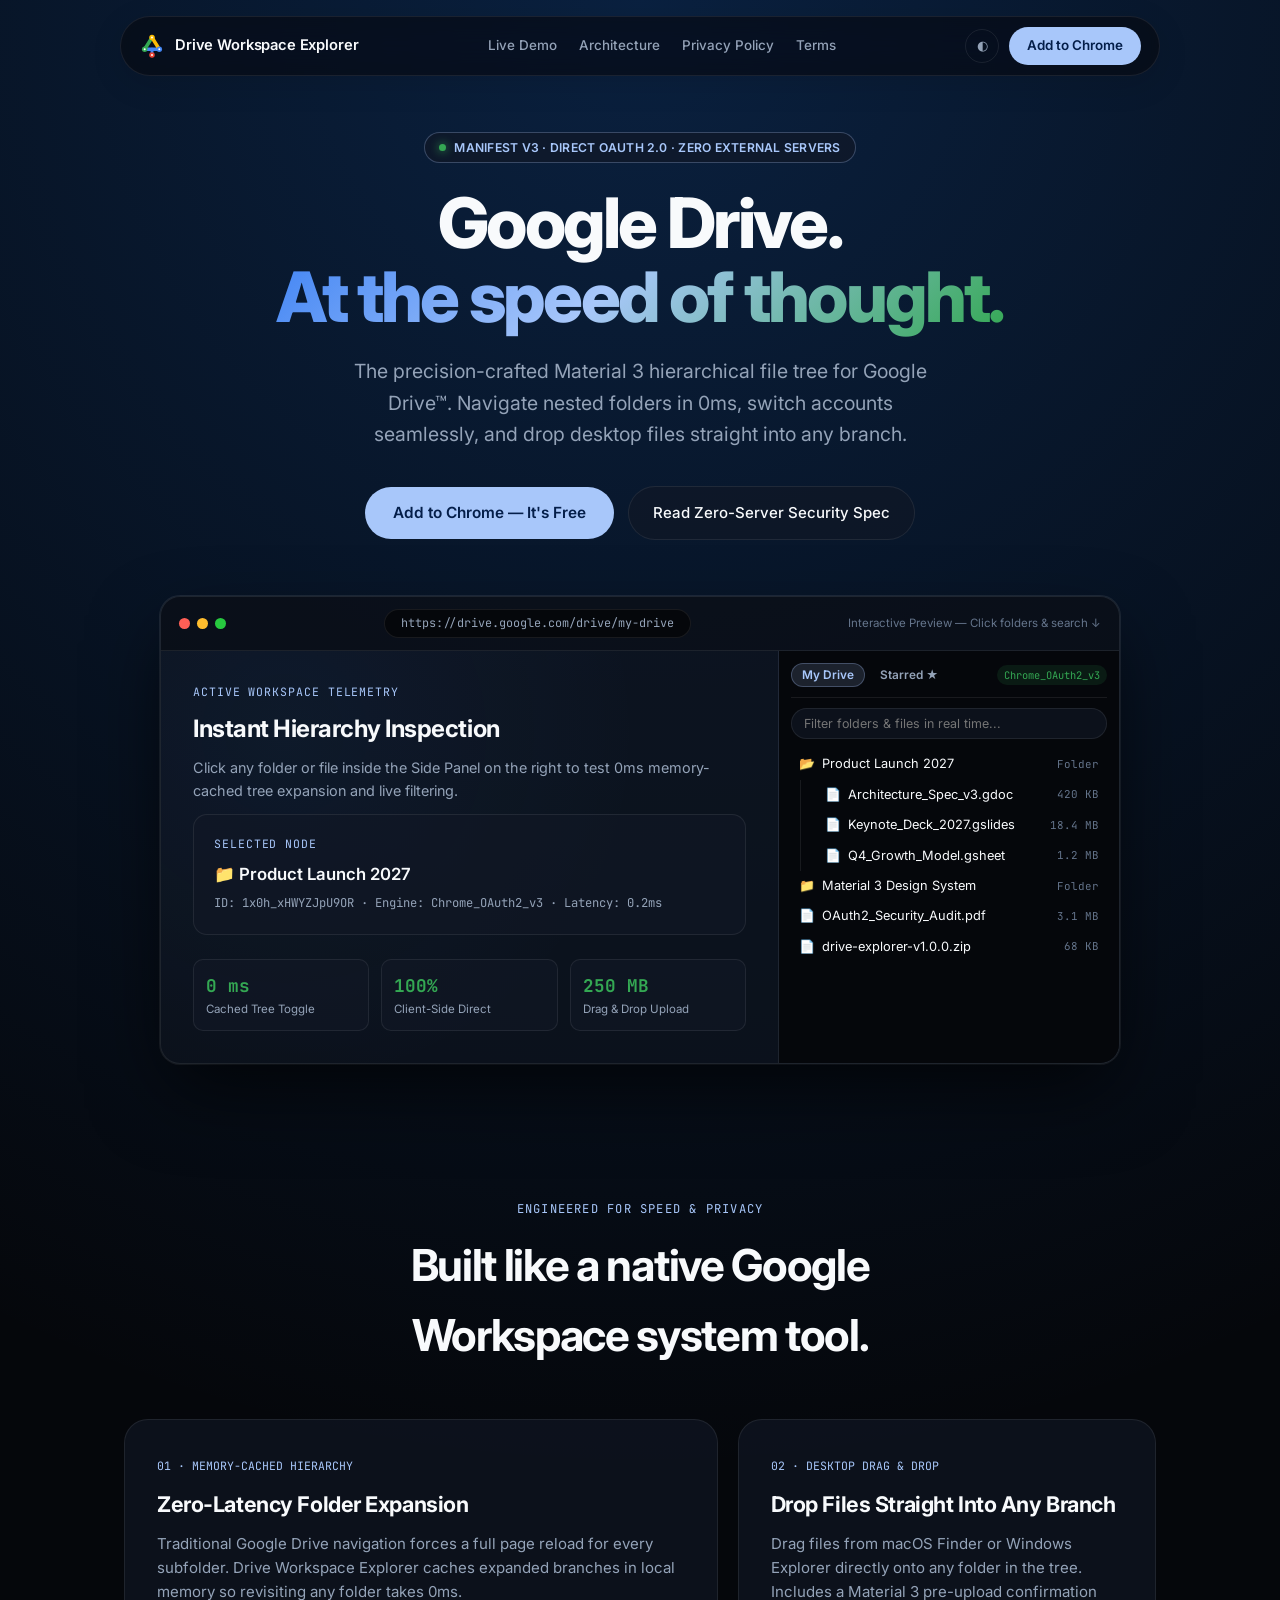
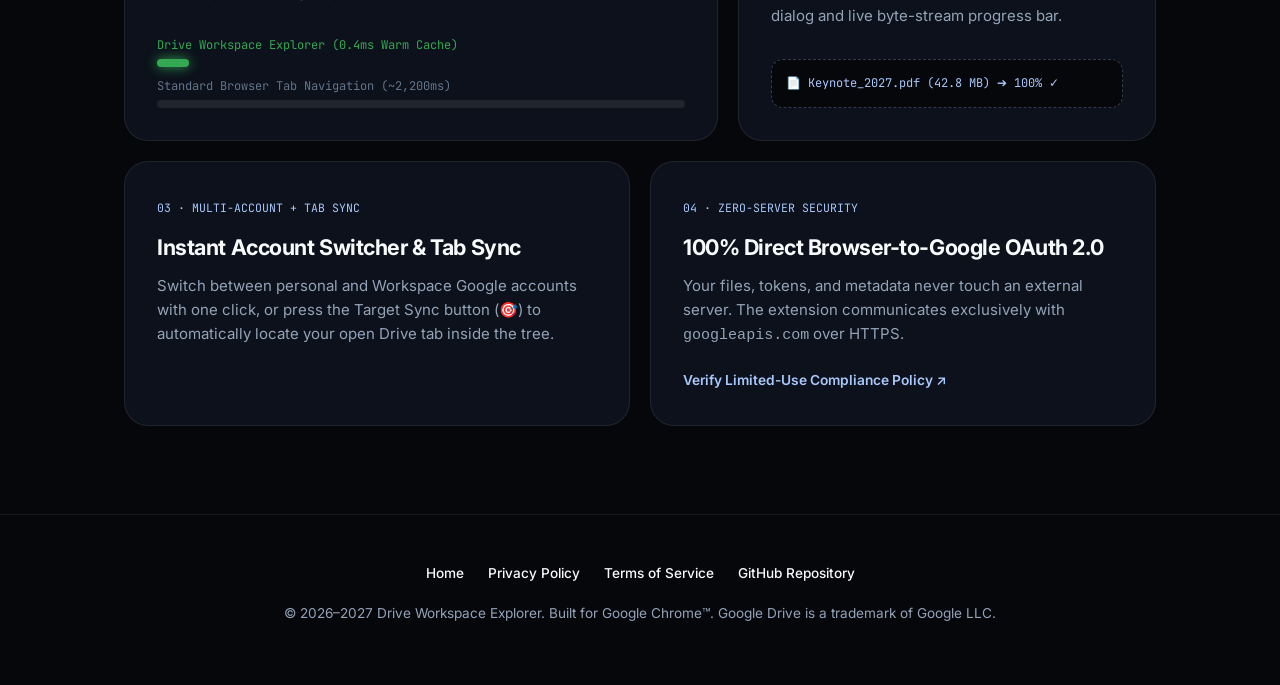
<file: index.html>
<!DOCTYPE html>
<html lang="en" dir="ltr" data-theme="dark">
<head>
  <meta charset="utf-8">
  <meta name="google-site-verification" content="s21hmvfjVLovzTx5qyx1NqiyI9qSPhha9zhET9QXvDc" />
  <meta name="viewport" content="width=device-width, initial-scale=1">
  <title>Drive Workspace Explorer — The 2027 Hierarchical Engine for Google Drive™</title>
  <meta name="description" content="Experience Google Drive at 0ms. A precision-engineered Material 3 folder tree inside Chrome's native Side Panel. Direct OAuth 2.0, zero external servers.">

  <!-- Open Graph / Social Preview -->
  <meta property="og:title" content="Drive Workspace Explorer — Hierarchical File Tree">
  <meta property="og:description" content="Navigate folders in 0ms, deep-search your workspace, and drag-and-drop desktop files directly into any Google Drive folder.">
  <meta property="og:type" content="website">
  <meta property="og:url" content="https://yehielhamou.github.io/drive-workspace-explorer/">

  <link rel="preconnect" href="https://fonts.googleapis.com">
  <link rel="preconnect" href="https://fonts.gstatic.com" crossorigin>
  <link href="https://fonts.googleapis.com/css2?family=Inter:wght@400;500;600;700;800&family=JetBrains+Mono:wght@400;500;600&display=swap" rel="stylesheet">
  <link rel="stylesheet" href="./landing.css">
</head>
<body>

  <!-- Floating Glass Navigation -->
  <div class="nav-wrapper">
    <nav class="glass-nav" aria-label="Primary Navigation">
      <a href="./" class="brand-link">
        <svg width="26" height="26" viewBox="0 0 128 128" fill="none" aria-hidden="true">
          <line x1="64" y1="80" x2="64" y2="108" stroke="#4285F4" stroke-width="14" stroke-linecap="round"/>
          <line x1="28" y1="80" x2="100" y2="80" stroke="#4285F4" stroke-width="17" stroke-linecap="round"/>
          <line x1="64" y1="22" x2="28" y2="80" stroke="#34A853" stroke-width="17" stroke-linecap="round"/>
          <line x1="64" y1="22" x2="100" y2="80" stroke="#FBBC04" stroke-width="17" stroke-linecap="round"/>
          <circle cx="64" cy="22" r="13.5" fill="#FBBC04"/><circle cx="64" cy="22" r="5" fill="#fff"/>
          <circle cx="28" cy="80" r="13.5" fill="#34A853"/><circle cx="28" cy="80" r="5" fill="#fff"/>
          <circle cx="100" cy="80" r="13.5" fill="#4285F4"/><circle cx="100" cy="80" r="5" fill="#fff"/>
          <circle cx="64" cy="108" r="13.5" fill="#EA4335"/><circle cx="64" cy="108" r="5" fill="#fff"/>
        </svg>
        <span>Drive Workspace Explorer</span>
      </a>

      <div class="nav-links">
        <a href="#simulator">Live Demo</a>
        <a href="#features">Architecture</a>
        <a href="./privacy-policy.html">Privacy Policy</a>
        <a href="./terms.html">Terms</a>
      </div>

      <div class="nav-actions">
        <button id="theme-toggle" class="theme-toggle-btn" type="button" title="Toggle Light/Dark Mode" aria-label="Toggle theme">
          ◐
        </button>
        <a href="https://chrome.google.com/webstore" class="btn-pill-primary js-store-link">
          Add to Chrome
        </a>
      </div>
    </nav>
  </div>

  <!-- Hero Section -->
  <header class="hero-section">
    <div class="release-pill">
      <span class="pulse-dot"></span>
      <span>MANIFEST V3 · DIRECT OAUTH 2.0 · ZERO EXTERNAL SERVERS</span>
    </div>

    <h1 class="hero-title">
      Google Drive.<br>
      <span class="hero-gradient-text">At the speed of thought.</span>
    </h1>

    <p class="hero-subtitle">
      The precision-crafted Material 3 hierarchical file tree for Google Drive™. Navigate nested folders in 0ms, switch accounts seamlessly, and drop desktop files straight into any branch.
    </p>

    <div class="hero-cta-row">
      <a href="https://chrome.google.com/webstore" class="btn-pill-primary btn-hero-lg js-store-link">
        Add to Chrome — It's Free
      </a>
      <a href="./privacy-policy.html" class="btn-hero-secondary">
        Read Zero-Server Security Spec
      </a>
    </div>

    <!-- Live Interactive Side-Panel Simulator -->
    <div id="simulator" class="simulator-frame" aria-label="Interactive Extension Simulator">
      <div class="browser-chrome-bar">
        <div class="window-dots">
          <span class="window-dot dot-red"></span>
          <span class="window-dot dot-yellow"></span>
          <span class="window-dot dot-green"></span>
        </div>
        <span class="browser-url-pill">https://drive.google.com/drive/my-drive</span>
        <span class="sim-hint-text">Interactive Preview — Click folders &amp; search ↓</span>
      </div>

      <div class="simulator-split">
        <div class="sim-main-workspace">
          <div>
            <div class="sim-preview-label">Active Workspace Telemetry</div>
            <h2 class="sim-workspace-heading">Instant Hierarchy Inspection</h2>
            <p class="sim-workspace-desc">
              Click any folder or file inside the Side Panel on the right to test 0ms memory-cached tree expansion and live filtering.
            </p>
            <div class="sim-active-file-card">
              <div class="sim-preview-label">Selected Node</div>
              <h3 id="sim-selected-title" class="sim-active-file-title">📁 Product Launch 2027</h3>
              <div id="sim-selected-meta" class="sim-active-file-meta">ID: 1x0h_xHWYZJpU9OR · Engine: Chrome_OAuth2_v3 · Latency: 0.2ms</div>
            </div>
          </div>

          <div class="sim-telemetry-grid">
            <div class="sim-stat-box">
              <div class="sim-stat-val">0 ms</div>
              <div class="sim-stat-lbl">Cached Tree Toggle</div>
            </div>
            <div class="sim-stat-box">
              <div class="sim-stat-val">100%</div>
              <div class="sim-stat-lbl">Client-Side Direct</div>
            </div>
            <div class="sim-stat-box">
              <div class="sim-stat-val">250 MB</div>
              <div class="sim-stat-lbl">Drag &amp; Drop Upload</div>
            </div>
          </div>
        </div>

        <!-- Simulated Extension Side Panel -->
        <aside class="sim-sidepanel">
          <div class="sim-sp-header">
            <div class="sim-view-tabs">
              <button type="button" class="sim-view-btn active" data-view="my-drive">My Drive</button>
              <button type="button" class="sim-view-btn" data-view="starred">Starred ★</button>
            </div>
            <span class="sim-engine-tag">Chrome_OAuth2_v3</span>
          </div>

          <input id="sim-search-input" type="search" class="sim-search" placeholder="Filter folders &amp; files in real time..." autocomplete="off">
          <ul id="sim-tree-root" class="sim-tree-list" role="tree"></ul>
        </aside>
      </div>
    </div>
  </header>

  <!-- Apple-Style Bento Grid Section -->
  <section id="features" class="section-container">
    <div class="section-eyebrow">Engineered for Speed &amp; Privacy</div>
    <h2 class="section-heading">Built like a native Google Workspace system tool.</h2>

    <div class="bento-grid">
      <div class="bento-card span-7">
        <div>
          <span class="bento-badge">01 · MEMORY-CACHED HIERARCHY</span>
          <h3>Zero-Latency Folder Expansion</h3>
          <p>
            Traditional Google Drive navigation forces a full page reload for every subfolder. Drive Workspace Explorer caches expanded branches in local memory so revisiting any folder takes 0ms.
          </p>
        </div>
        <div class="speed-bars">
          <div class="speed-bar-row">
            <span class="speed-label-fast">Drive Workspace Explorer (0.4ms Warm Cache)</span>
            <div class="bar-fill-fast"></div>
          </div>
          <div class="speed-bar-row">
            <span class="speed-label-slow">Standard Browser Tab Navigation (~2,200ms)</span>
            <div class="bar-fill-slow"></div>
          </div>
        </div>
      </div>

      <div class="bento-card span-5">
        <div>
          <span class="bento-badge">02 · DESKTOP DRAG &amp; DROP</span>
          <h3>Drop Files Straight Into Any Branch</h3>
          <p>
            Drag files from macOS Finder or Windows Explorer directly onto any folder in the tree. Includes a Material 3 pre-upload confirmation dialog and live byte-stream progress bar.
          </p>
        </div>
        <div class="drop-demo-pill">
          📄 Keynote_2027.pdf (42.8 MB) ➔ 100% ✓
        </div>
      </div>

      <div class="bento-card span-6">
        <div>
          <span class="bento-badge">03 · MULTI-ACCOUNT + TAB SYNC</span>
          <h3>Instant Account Switcher &amp; Tab Sync</h3>
          <p>
            Switch between personal and Workspace Google accounts with one click, or press the Target Sync button (🎯) to automatically locate your open Drive tab inside the tree.
          </p>
        </div>
      </div>

      <div class="bento-card span-6">
        <div>
          <span class="bento-badge">04 · ZERO-SERVER SECURITY</span>
          <h3>100% Direct Browser-to-Google OAuth 2.0</h3>
          <p>
            Your files, tokens, and metadata never touch an external server. The extension communicates exclusively with <code>googleapis.com</code> over HTTPS.
          </p>
        </div>
        <div>
          <a href="./privacy-policy.html" class="bento-link">
            Verify Limited-Use Compliance Policy ↗
          </a>
        </div>
      </div>
    </div>
  </section>

  <!-- Official Footer -->
  <footer class="site-footer">
    <div class="footer-links">
      <a href="./">Home</a>
      <a href="./privacy-policy.html">Privacy Policy</a>
      <a href="./terms.html">Terms of Service</a>
      <a href="https://github.com/YehielHamou/drive-workspace-explorer" target="_blank" rel="noopener">GitHub Repository</a>
    </div>
    <p>© 2026–2027 Drive Workspace Explorer. Built for Google Chrome™. Google Drive is a trademark of Google LLC.</p>
  </footer>

  <script src="./landing.js"></script>
</body>
</html>
</file>
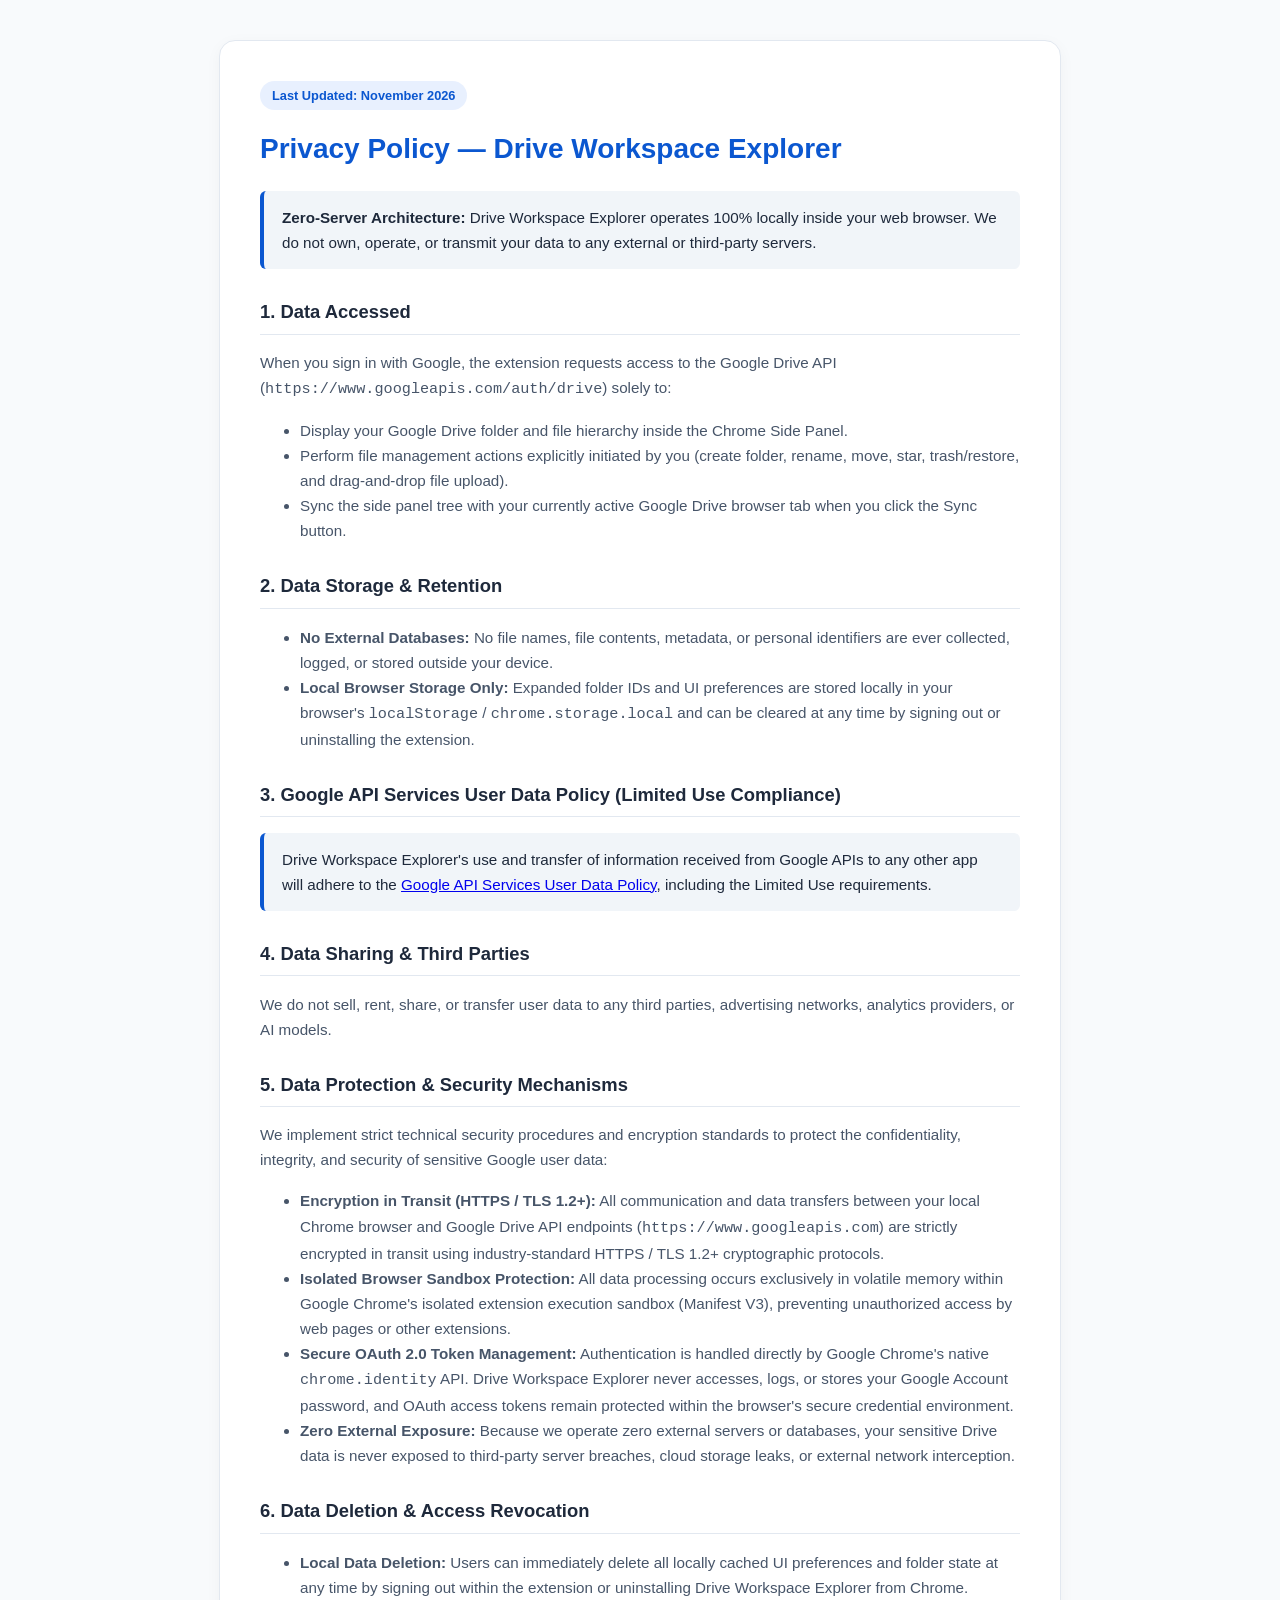
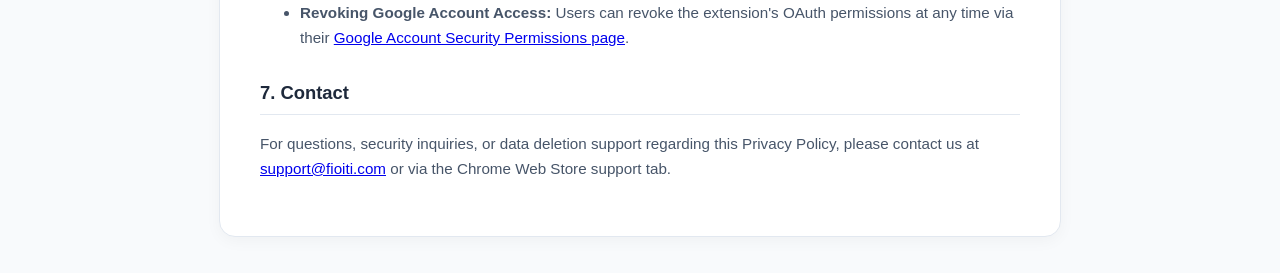
<file: privacy-policy.html>
<!DOCTYPE html>
<html lang="en" dir="ltr">
<head>
  <meta charset="utf-8">
  <meta name="viewport" content="width=device-width, initial-scale=1">
  <title>Privacy Policy — Drive Workspace Explorer</title>
  <style>
    :root {
      --bg: #f8fafc;
      --surface: #ffffff;
      --text: #1e293b;
      --muted: #475569;
      --accent: #0b57d0;
      --border: #e2e8f0;
    }
    body {
      font-family: -apple-system, BlinkMacSystemFont, 'Segoe UI', Roboto, sans-serif;
      background: var(--bg);
      color: var(--text);
      line-height: 1.65;
      margin: 0;
      padding: 40px 20px;
    }
    .container {
      max-width: 760px;
      margin: 0 auto;
      background: var(--surface);
      border: 1px solid var(--border);
      border-radius: 16px;
      padding: 40px;
      box-shadow: 0 4px 16px rgba(0, 0, 0, 0.04);
    }
    h1 { font-size: 1.75rem; margin-top: 0; color: var(--accent); }
    h2 { font-size: 1.15rem; margin-top: 28px; border-bottom: 1px solid var(--border); padding-bottom: 6px; }
    p, li { font-size: 0.95rem; color: var(--muted); }
    .badge {
      display: inline-block;
      background: #e8f0fe;
      color: var(--accent);
      font-size: 0.8rem;
      font-weight: 600;
      padding: 4px 12px;
      border-radius: 999px;
      margin-bottom: 16px;
    }
    .highlight-box {
      background: #f1f5f9;
      border-left: 4px solid var(--accent);
      padding: 14px 18px;
      border-radius: 6px;
      color: var(--text);
      font-weight: 500;
    }
  </style>
</head>
<body>
  <main class="container">
    <span class="badge">Last Updated: November 2026</span>
    <h1>Privacy Policy — Drive Workspace Explorer</h1>
    <p class="highlight-box">
      <strong>Zero-Server Architecture:</strong> Drive Workspace Explorer operates 100% locally inside your web browser. We do not own, operate, or transmit your data to any external or third-party servers.
    </p>

    <h2>1. Data Accessed</h2>
    <p>When you sign in with Google, the extension requests access to the Google Drive API (<code>https://www.googleapis.com/auth/drive</code>) solely to:</p>
    <ul>
      <li>Display your Google Drive folder and file hierarchy inside the Chrome Side Panel.</li>
      <li>Perform file management actions explicitly initiated by you (create folder, rename, move, star, trash/restore, and drag-and-drop file upload).</li>
      <li>Sync the side panel tree with your currently active Google Drive browser tab when you click the Sync button.</li>
    </ul>

    <h2>2. Data Storage &amp; Retention</h2>
    <ul>
      <li><strong>No External Databases:</strong> No file names, file contents, metadata, or personal identifiers are ever collected, logged, or stored outside your device.</li>
      <li><strong>Local Browser Storage Only:</strong> Expanded folder IDs and UI preferences are stored locally in your browser's <code>localStorage</code> / <code>chrome.storage.local</code> and can be cleared at any time by signing out or uninstalling the extension.</li>
    </ul>

    <h2>3. Google API Services User Data Policy (Limited Use Compliance)</h2>
    <p class="highlight-box">
      Drive Workspace Explorer's use and transfer of information received from Google APIs to any other app will adhere to the <a href="https://developers.google.com/terms/api-services-user-data-policy#additional_requirements_for_specific_api_scopes" target="_blank" rel="noopener">Google API Services User Data Policy</a>, including the Limited Use requirements.
    </p>

    <h2>4. Data Sharing &amp; Third Parties</h2>
    <p>We do not sell, rent, share, or transfer user data to any third parties, advertising networks, analytics providers, or AI models.</p>

    <h2>5. Data Protection &amp; Security Mechanisms</h2>
    <p>We implement strict technical security procedures and encryption standards to protect the confidentiality, integrity, and security of sensitive Google user data:</p>
    <ul>
      <li><strong>Encryption in Transit (HTTPS / TLS 1.2+):</strong> All communication and data transfers between your local Chrome browser and Google Drive API endpoints (<code>https://www.googleapis.com</code>) are strictly encrypted in transit using industry-standard HTTPS / TLS 1.2+ cryptographic protocols.</li>
      <li><strong>Isolated Browser Sandbox Protection:</strong> All data processing occurs exclusively in volatile memory within Google Chrome's isolated extension execution sandbox (Manifest V3), preventing unauthorized access by web pages or other extensions.</li>
      <li><strong>Secure OAuth 2.0 Token Management:</strong> Authentication is handled directly by Google Chrome's native <code>chrome.identity</code> API. Drive Workspace Explorer never accesses, logs, or stores your Google Account password, and OAuth access tokens remain protected within the browser's secure credential environment.</li>
      <li><strong>Zero External Exposure:</strong> Because we operate zero external servers or databases, your sensitive Drive data is never exposed to third-party server breaches, cloud storage leaks, or external network interception.</li>
    </ul>
    
    <h2>6. Data Deletion &amp; Access Revocation</h2>
    <ul>
      <li><strong>Local Data Deletion:</strong> Users can immediately delete all locally cached UI preferences and folder state at any time by signing out within the extension or uninstalling Drive Workspace Explorer from Chrome.</li>
      <li><strong>Revoking Google Account Access:</strong> Users can revoke the extension's OAuth permissions at any time via their <a href="https://myaccount.google.com/permissions" target="_blank" rel="noopener">Google Account Security Permissions page</a>.</li>
    </ul>
    
    <h2>7. Contact</h2>
    <p>For questions, security inquiries, or data deletion support regarding this Privacy Policy, please contact us at <a href="mailto:support@fioiti.com">support@fioiti.com</a> or via the Chrome Web Store support tab.</p>

  </main>
</body>
</html>
</file>
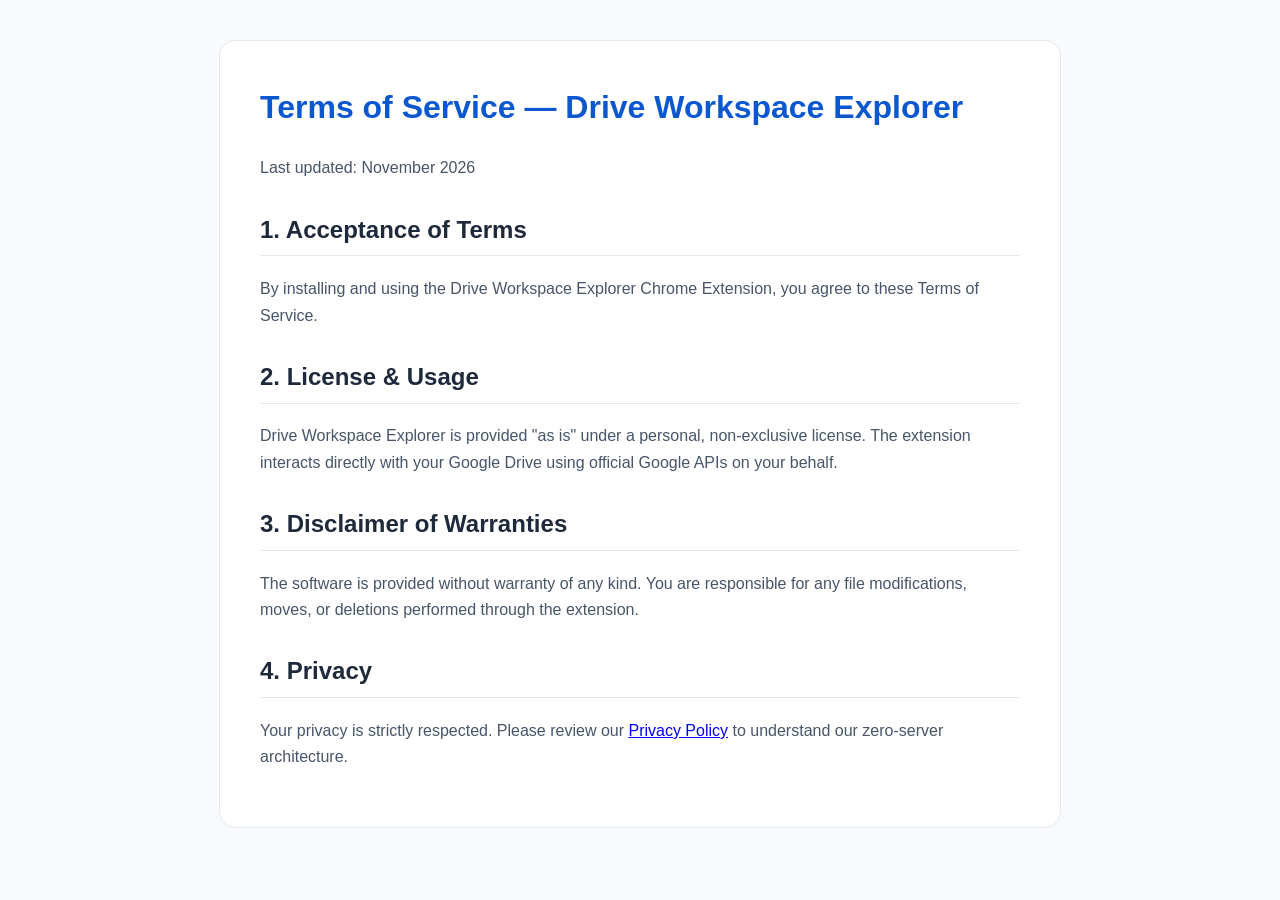
<file: terms.html>
<!DOCTYPE html>
<html lang="en" dir="ltr">
<head>
  <meta charset="utf-8">
  <meta name="viewport" content="width=device-width, initial-scale=1">
  <title>Terms of Service — Drive Workspace Explorer</title>
  <style>
    body {
      font-family: -apple-system, BlinkMacSystemFont, 'Segoe UI', Roboto, sans-serif;
      background: #f8fafc;
      color: #1e293b;
      line-height: 1.65;
      padding: 40px 20px;
      margin: 0;
    }
    .container {
      max-width: 760px;
      margin: 0 auto;
      background: #ffffff;
      border: 1px solid #e2e8f0;
      border-radius: 16px;
      padding: 40px;
    }
    h1 { color: #0b57d0; margin-top: 0; }
    h2 { margin-top: 28px; border-bottom: 1px solid #e2e8f0; padding-bottom: 6px; }
    p, li { color: #475569; }
  </style>
</head>
<body>
  <div class="container">
    <h1>Terms of Service — Drive Workspace Explorer</h1>
    <p>Last updated: November 2026</p>
    
    <h2>1. Acceptance of Terms</h2>
    <p>By installing and using the Drive Workspace Explorer Chrome Extension, you agree to these Terms of Service.</p>
    
    <h2>2. License &amp; Usage</h2>
    <p>Drive Workspace Explorer is provided "as is" under a personal, non-exclusive license. The extension interacts directly with your Google Drive using official Google APIs on your behalf.</p>
    
    <h2>3. Disclaimer of Warranties</h2>
    <p>The software is provided without warranty of any kind. You are responsible for any file modifications, moves, or deletions performed through the extension.</p>
    
    <h2>4. Privacy</h2>
    <p>Your privacy is strictly respected. Please review our <a href="./privacy-policy.html">Privacy Policy</a> to understand our zero-server architecture.</p>
  </div>
</body>
</html>
</file>
<file: landing.css>
/* ==========================================================================
   2027 Apple × Google Material 3 Design Tokens
   ========================================================================== */
:root,
[data-theme="dark"] {
  --bg-canvas: #05070b;
  --bg-elevated: rgba(15, 20, 30, 0.72);
  --bg-card: rgba(18, 24, 38, 0.65);
  --bg-card-hover: rgba(26, 35, 54, 0.8);
  --bg-glass-nav: rgba(8, 11, 18, 0.75);
  --text-primary: #f8fafc;
  --text-secondary: #94a3b8;
  --text-muted: #64748b;
  --border-subtle: rgba(255, 255, 255, 0.08);
  --border-highlight: rgba(168, 199, 250, 0.28);
  --accent-blue: #a8c7fa;
  --accent-blue-solid: #1a73e8;
  --accent-btn-bg: #a8c7fa;
  --accent-btn-text: #041e49;
  --google-green: #34a853;
  --google-yellow: #fbbc04;
  --google-red: #ea4335;
  --glow-primary: radial-gradient(circle at 50% 0%, rgba(26, 115, 232, 0.24), transparent 62%);
  --shadow-window: 0 32px 80px -12px rgba(0, 0, 0, 0.75), 0 0 0 1px rgba(255, 255, 255, 0.09);
}

[data-theme="light"] {
  --bg-canvas: #f8fafc;
  --bg-elevated: rgba(255, 255, 255, 0.88);
  --bg-card: rgba(255, 255, 255, 0.92);
  --bg-card-hover: #ffffff;
  --bg-glass-nav: rgba(248, 250, 252, 0.82);
  --text-primary: #0f172a;
  --text-secondary: #475569;
  --text-muted: #64748b;
  --border-subtle: rgba(15, 23, 42, 0.08);
  --border-highlight: rgba(11, 87, 208, 0.25);
  --accent-blue: #0b57d0;
  --accent-blue-solid: #0b57d0;
  --accent-btn-bg: #0b57d0;
  --accent-btn-text: #ffffff;
  --glow-primary: radial-gradient(circle at 50% 0%, rgba(11, 87, 208, 0.10), transparent 62%);
  --shadow-window: 0 28px 70px -15px rgba(15, 23, 42, 0.14), 0 0 0 1px rgba(15, 23, 42, 0.08);
}

* {
  box-sizing: border-box;
}

html {
  scroll-behavior: smooth;
}

body {
  margin: 0;
  font-family: 'Inter', -apple-system, BlinkMacSystemFont, sans-serif;
  background-color: var(--bg-canvas);
  background-image: var(--glow-primary);
  background-repeat: no-repeat;
  color: var(--text-primary);
  line-height: 1.6;
  -webkit-font-smoothing: antialiased;
  overflow-x: hidden;
}

/* ==========================================================================
   Floating Glassmorphic Header
   ========================================================================== */
.nav-wrapper {
  position: sticky;
  top: 16px;
  z-index: 100;
  max-width: 1080px;
  margin: 0 auto;
  padding: 0 20px;
}

.glass-nav {
  display: flex;
  align-items: center;
  justify-content: space-between;
  padding: 10px 18px;
  border-radius: 999px;
  background: var(--bg-glass-nav);
  backdrop-filter: blur(20px) saturate(180%);
  -webkit-backdrop-filter: blur(20px) saturate(180%);
  border: 1px solid var(--border-subtle);
  box-shadow: 0 8px 32px rgba(0, 0, 0, 0.12);
}

.brand-link {
  display: inline-flex;
  align-items: center;
  gap: 10px;
  text-decoration: none;
  color: var(--text-primary);
  font-weight: 600;
  font-size: 0.92rem;
  letter-spacing: -0.01em;
}

.nav-links {
  display: flex;
  align-items: center;
  gap: 22px;
}

.nav-links a {
  color: var(--text-secondary);
  text-decoration: none;
  font-size: 0.84rem;
  font-weight: 500;
  transition: color 0.15s ease;
}

.nav-links a:hover {
  color: var(--text-primary);
}

.nav-actions {
  display: flex;
  align-items: center;
  gap: 10px;
}

.theme-toggle-btn {
  width: 34px;
  height: 34px;
  border-radius: 50%;
  border: 1px solid var(--border-subtle);
  background: transparent;
  color: var(--text-secondary);
  cursor: pointer;
  display: inline-flex;
  align-items: center;
  justify-content: center;
  transition: background-color 0.15s ease, color 0.15s ease;
}

.theme-toggle-btn:hover {
  background: var(--bg-card-hover);
  color: var(--text-primary);
}

.btn-pill-primary {
  display: inline-flex;
  align-items: center;
  gap: 8px;
  background: var(--accent-btn-bg);
  color: var(--accent-btn-text);
  text-decoration: none;
  font-size: 0.84rem;
  font-weight: 600;
  padding: 8px 18px;
  border-radius: 999px;
  transition: transform 0.15s ease, opacity 0.15s ease;
  white-space: nowrap;
}

.btn-pill-primary:hover {
  opacity: 0.92;
  transform: translateY(-1px);
}

/* ==========================================================================
   Keynote Hero Section
   ========================================================================== */
.hero-section {
  max-width: 1080px;
  margin: 0 auto;
  padding: 72px 24px 48px;
  text-align: center;
}

.release-pill {
  display: inline-flex;
  align-items: center;
  gap: 8px;
  padding: 5px 14px;
  border-radius: 999px;
  background: var(--bg-card);
  border: 1px solid var(--border-highlight);
  color: var(--accent-blue);
  font-size: 0.76rem;
  font-weight: 600;
  letter-spacing: 0.02em;
  margin-bottom: 24px;
}

.pulse-dot {
  width: 7px;
  height: 7px;
  border-radius: 50%;
  background: var(--google-green);
  box-shadow: 0 0 10px var(--google-green);
}

.hero-title {
  font-size: clamp(2.5rem, 6vw, 4.35rem);
  font-weight: 800;
  letter-spacing: -0.04em;
  line-height: 1.06;
  margin: 0 auto 22px;
  max-width: 860px;
  text-wrap: balance;
}

.hero-gradient-text {
  background: linear-gradient(135deg, #4285f4 0%, #a8c7fa 45%, #34a853 100%);
  -webkit-background-clip: text;
  background-clip: text; /* ◄ הוסף את השורה הזו כאן למניעת השגיאה ב-VS Code */
  -webkit-text-fill-color: transparent;
}

.hero-subtitle {
  font-size: clamp(1.02rem, 2vw, 1.22rem);
  color: var(--text-secondary);
  max-width: 650px;
  margin: 0 auto 36px;
  font-weight: 400;
  text-wrap: balance;
}

.hero-cta-row {
  display: flex;
  align-items: center;
  justify-content: center;
  flex-wrap: wrap;
  gap: 14px;
  margin-bottom: 56px;
}

.btn-hero-lg {
  padding: 14px 28px;
  font-size: 0.96rem;
}

.btn-hero-secondary {
  display: inline-flex;
  align-items: center;
  gap: 8px;
  padding: 14px 24px;
  border-radius: 999px;
  border: 1px solid var(--border-subtle);
  background: var(--bg-card);
  color: var(--text-primary);
  text-decoration: none;
  font-size: 0.94rem;
  font-weight: 500;
  transition: border-color 0.15s ease, background-color 0.15s ease;
}

.btn-hero-secondary:hover {
  border-color: var(--border-highlight);
  background: var(--bg-card-hover);
}

/* ==========================================================================
   Interactive Live Chrome Side-Panel Simulator
   ========================================================================== */
.simulator-frame {
  max-width: 960px;
  margin: 0 auto;
  border-radius: 20px;
  background: var(--bg-elevated);
  border: 1px solid var(--border-subtle);
  box-shadow: var(--shadow-window);
  overflow: hidden;
  text-align: left;
}

.browser-chrome-bar {
  display: flex;
  align-items: center;
  justify-content: space-between;
  padding: 12px 18px;
  background: rgba(0, 0, 0, 0.2);
  border-bottom: 1px solid var(--border-subtle);
}

.window-dots {
  display: flex;
  gap: 7px;
}

.window-dot {
  width: 11px;
  height: 11px;
  border-radius: 50%;
}

.dot-red { background: #ff5f56; }
.dot-yellow { background: #ffbd2e; }
.dot-green { background: #27c93f; }

.browser-url-pill {
  font-family: 'JetBrains Mono', monospace;
  font-size: 0.74rem;
  color: var(--text-secondary);
  background: var(--bg-canvas);
  padding: 4px 16px;
  border-radius: 999px;
  border: 1px solid var(--border-subtle);
}

.sim-hint-text {
  font-size: 0.72rem;
  color: var(--text-muted);
}

.simulator-split {
  display: grid;
  grid-template-columns: 1fr 340px;
  min-height: 410px;
}

@media (max-width: 780px) {
  .simulator-split {
    grid-template-columns: 1fr;
  }
  .sim-main-workspace,
  .nav-links {
    display: none;
  }
}

.sim-main-workspace {
  padding: 32px;
  display: flex;
  flex-direction: column;
  justify-content: space-between;
  border-right: 1px solid var(--border-subtle);
  background: radial-gradient(circle at 20% 20%, rgba(66, 133, 244, 0.06), transparent 60%);
}

.sim-preview-label {
  font-family: 'JetBrains Mono', monospace;
  font-size: 0.72rem;
  text-transform: uppercase;
  letter-spacing: 0.08em;
  color: var(--accent-blue);
  margin-bottom: 8px;
}

.sim-workspace-heading {
  margin: 0 0 8px;
  font-size: 1.5rem;
  letter-spacing: -0.02em;
}

.sim-workspace-desc {
  margin: 0;
  color: var(--text-secondary);
  font-size: 0.9rem;
}

.sim-active-file-card {
  padding: 20px;
  border-radius: 14px;
  background: var(--bg-card);
  border: 1px solid var(--border-subtle);
  margin-top: 12px;
}

.sim-active-file-title {
  font-size: 1.05rem;
  font-weight: 600;
  margin: 0 0 6px;
}

.sim-active-file-meta {
  font-family: 'JetBrains Mono', monospace;
  font-size: 0.76rem;
  color: var(--text-secondary);
}

.sim-telemetry-grid {
  display: grid;
  grid-template-columns: repeat(3, 1fr);
  gap: 12px;
  margin-top: 24px;
}

.sim-stat-box {
  padding: 12px;
  border-radius: 10px;
  background: var(--bg-card);
  border: 1px solid var(--border-subtle);
}

.sim-stat-val {
  font-family: 'JetBrains Mono', monospace;
  font-size: 1.1rem;
  font-weight: 700;
  color: var(--google-green);
}

.sim-stat-lbl {
  font-size: 0.72rem;
  color: var(--text-secondary);
}

/* Simulated Chrome Side Panel */
.sim-sidepanel {
  display: flex;
  flex-direction: column;
  background: var(--bg-canvas);
  padding: 12px;
}

.sim-sp-header {
  display: flex;
  align-items: center;
  justify-content: space-between;
  padding-bottom: 10px;
  border-bottom: 1px solid var(--border-subtle);
  margin-bottom: 10px;
}

.sim-view-tabs {
  display: flex;
  gap: 4px;
}

.sim-view-btn {
  font-family: inherit;
  font-size: 0.74rem;
  font-weight: 600;
  padding: 4px 10px;
  border-radius: 999px;
  border: 1px solid transparent;
  background: transparent;
  color: var(--text-secondary);
  cursor: pointer;
}

.sim-view-btn.active {
  background: rgba(168, 199, 250, 0.14);
  color: var(--accent-blue);
  border-color: var(--border-highlight);
}

.sim-engine-tag {
  font-family: 'JetBrains Mono', monospace;
  font-size: 0.65rem;
  color: var(--google-green);
  background: rgba(52, 168, 83, 0.12);
  padding: 2px 7px;
  border-radius: 999px;
}

.sim-search {
  width: 100%;
  padding: 7px 12px;
  border-radius: 999px;
  border: 1px solid var(--border-subtle);
  background: var(--bg-card);
  color: var(--text-primary);
  font-family: inherit;
  font-size: 0.78rem;
  margin-bottom: 10px;
  outline: none;
}

.sim-search:focus {
  border-color: var(--accent-blue);
}

.sim-tree-list {
  list-style: none;
  margin: 0;
  padding: 0;
  font-size: 0.8rem;
  user-select: none;
}

.sim-tree-list ul {
  list-style: none;
  margin: 0;
  padding-left: 16px;
  border-left: 1px solid var(--border-subtle);
  margin-left: 9px;
}

.sim-node-row {
  display: flex;
  align-items: center;
  gap: 7px;
  padding: 5px 8px;
  border-radius: 6px;
  cursor: pointer;
  color: var(--text-primary);
  transition: background-color 0.1s ease;
}

.sim-node-row:hover {
  background: var(--bg-card-hover);
}

.sim-node-meta {
  margin-left: auto;
  font-family: 'JetBrains Mono', monospace;
  font-size: 0.68rem;
  color: var(--text-muted);
}

/* ==========================================================================
   2027 Apple Bento Feature Grid
   ========================================================================== */
.section-container {
  max-width: 1080px;
  margin: 0 auto;
  padding: 88px 24px;
}

.section-eyebrow {
  font-family: 'JetBrains Mono', monospace;
  font-size: 0.76rem;
  text-transform: uppercase;
  letter-spacing: 0.1em;
  color: var(--accent-blue);
  text-align: center;
  margin-bottom: 10px;
}

.section-heading {
  font-size: clamp(1.8rem, 4vw, 2.75rem);
  font-weight: 700;
  letter-spacing: -0.03em;
  text-align: center;
  margin: 0 auto 48px;
  max-width: 680px;
}

.bento-grid {
  display: grid;
  grid-template-columns: repeat(12, 1fr);
  gap: 20px;
}

.bento-card {
  background: var(--bg-card);
  border: 1px solid var(--border-subtle);
  border-radius: 24px;
  padding: 32px;
  transition: transform 0.2s ease, border-color 0.2s ease;
  display: flex;
  flex-direction: column;
  justify-content: space-between;
}

.bento-card:hover {
  transform: translateY(-2px);
  border-color: var(--border-highlight);
}

.span-7 { grid-column: span 7; }
.span-5 { grid-column: span 5; }
.span-6 { grid-column: span 6; }
.span-12 { grid-column: span 12; }

@media (max-width: 840px) {
  .span-7,
  .span-5,
  .span-6 {
    grid-column: span 12;
  }
}

.bento-badge {
  display: inline-block;
  font-family: 'JetBrains Mono', monospace;
  font-size: 0.72rem;
  color: var(--accent-blue);
  margin-bottom: 12px;
}

.bento-card h3 {
  font-size: 1.35rem;
  font-weight: 700;
  letter-spacing: -0.02em;
  margin: 0 0 10px;
}

.bento-card p {
  color: var(--text-secondary);
  font-size: 0.94rem;
  margin: 0 0 20px;
}

.speed-bars {
  display: flex;
  flex-direction: column;
  gap: 10px;
  margin-top: 12px;
  font-family: 'JetBrains Mono', monospace;
  font-size: 0.75rem;
}

.speed-bar-row {
  display: flex;
  flex-direction: column;
  gap: 4px;
}

.speed-label-fast {
  color: var(--google-green);
}

.speed-label-slow {
  color: var(--text-muted);
}

.bar-fill-fast {
  width: 6%;
  height: 8px;
  border-radius: 999px;
  background: var(--google-green);
  box-shadow: 0 0 12px var(--google-green);
}

.bar-fill-slow {
  width: 100%;
  height: 8px;
  border-radius: 999px;
  background: var(--border-subtle);
}

.drop-demo-pill {
  padding: 14px;
  border-radius: 12px;
  background: var(--bg-canvas);
  border: 1px dashed var(--border-highlight);
  font-family: 'JetBrains Mono', monospace;
  font-size: 0.75rem;
  color: var(--accent-blue);
}

.bento-link {
  color: var(--accent-blue);
  font-size: 0.86rem;
  font-weight: 600;
  text-decoration: none;
}

.bento-link:hover {
  text-decoration: underline;
}

/* ==========================================================================
   Footer & Official Legal Links
   ========================================================================== */
.site-footer {
  border-top: 1px solid var(--border-subtle);
  padding: 48px 24px;
  text-align: center;
  color: var(--text-secondary);
  font-size: 0.85rem;
}

.footer-links {
  display: flex;
  justify-content: center;
  flex-wrap: wrap;
  gap: 24px;
  margin-bottom: 18px;
}

.footer-links a {
  color: var(--text-primary);
  text-decoration: none;
  font-weight: 500;
}

.footer-links a:hover {
  color: var(--accent-blue);
}
</file>
